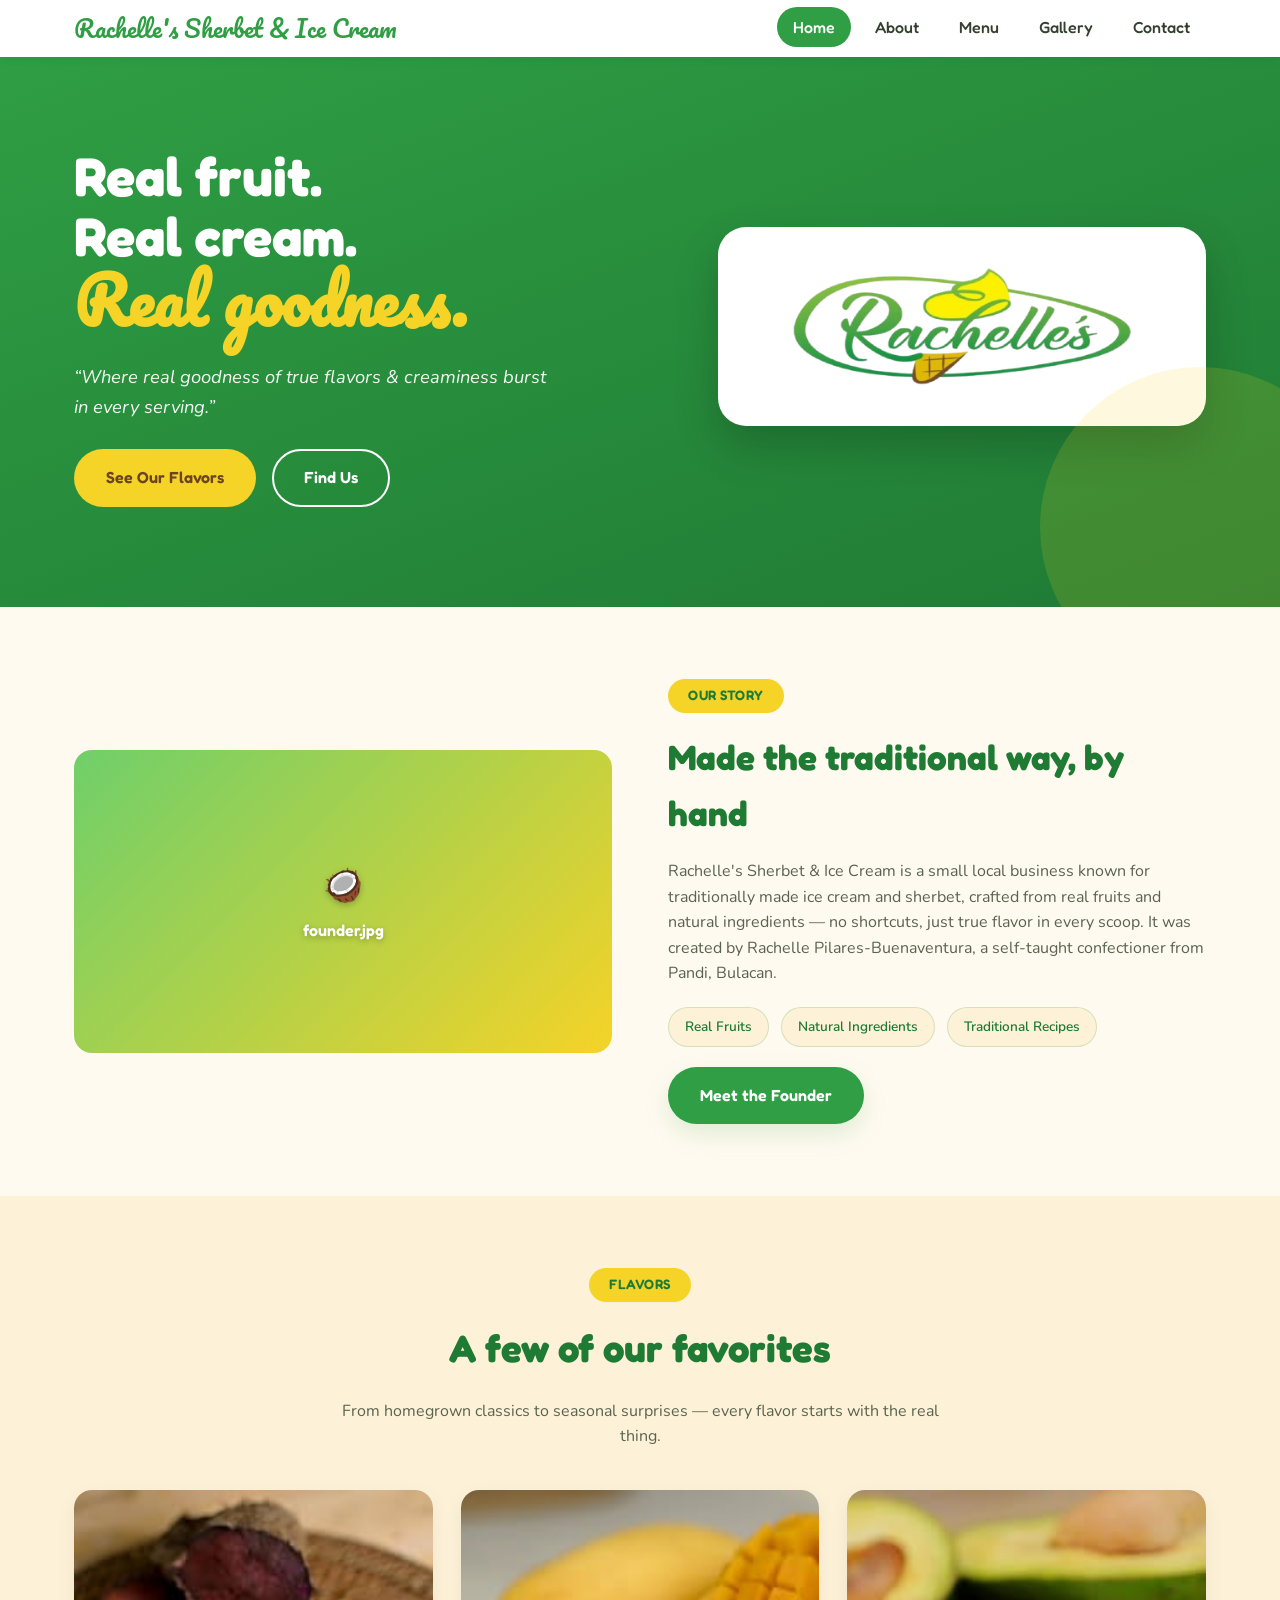
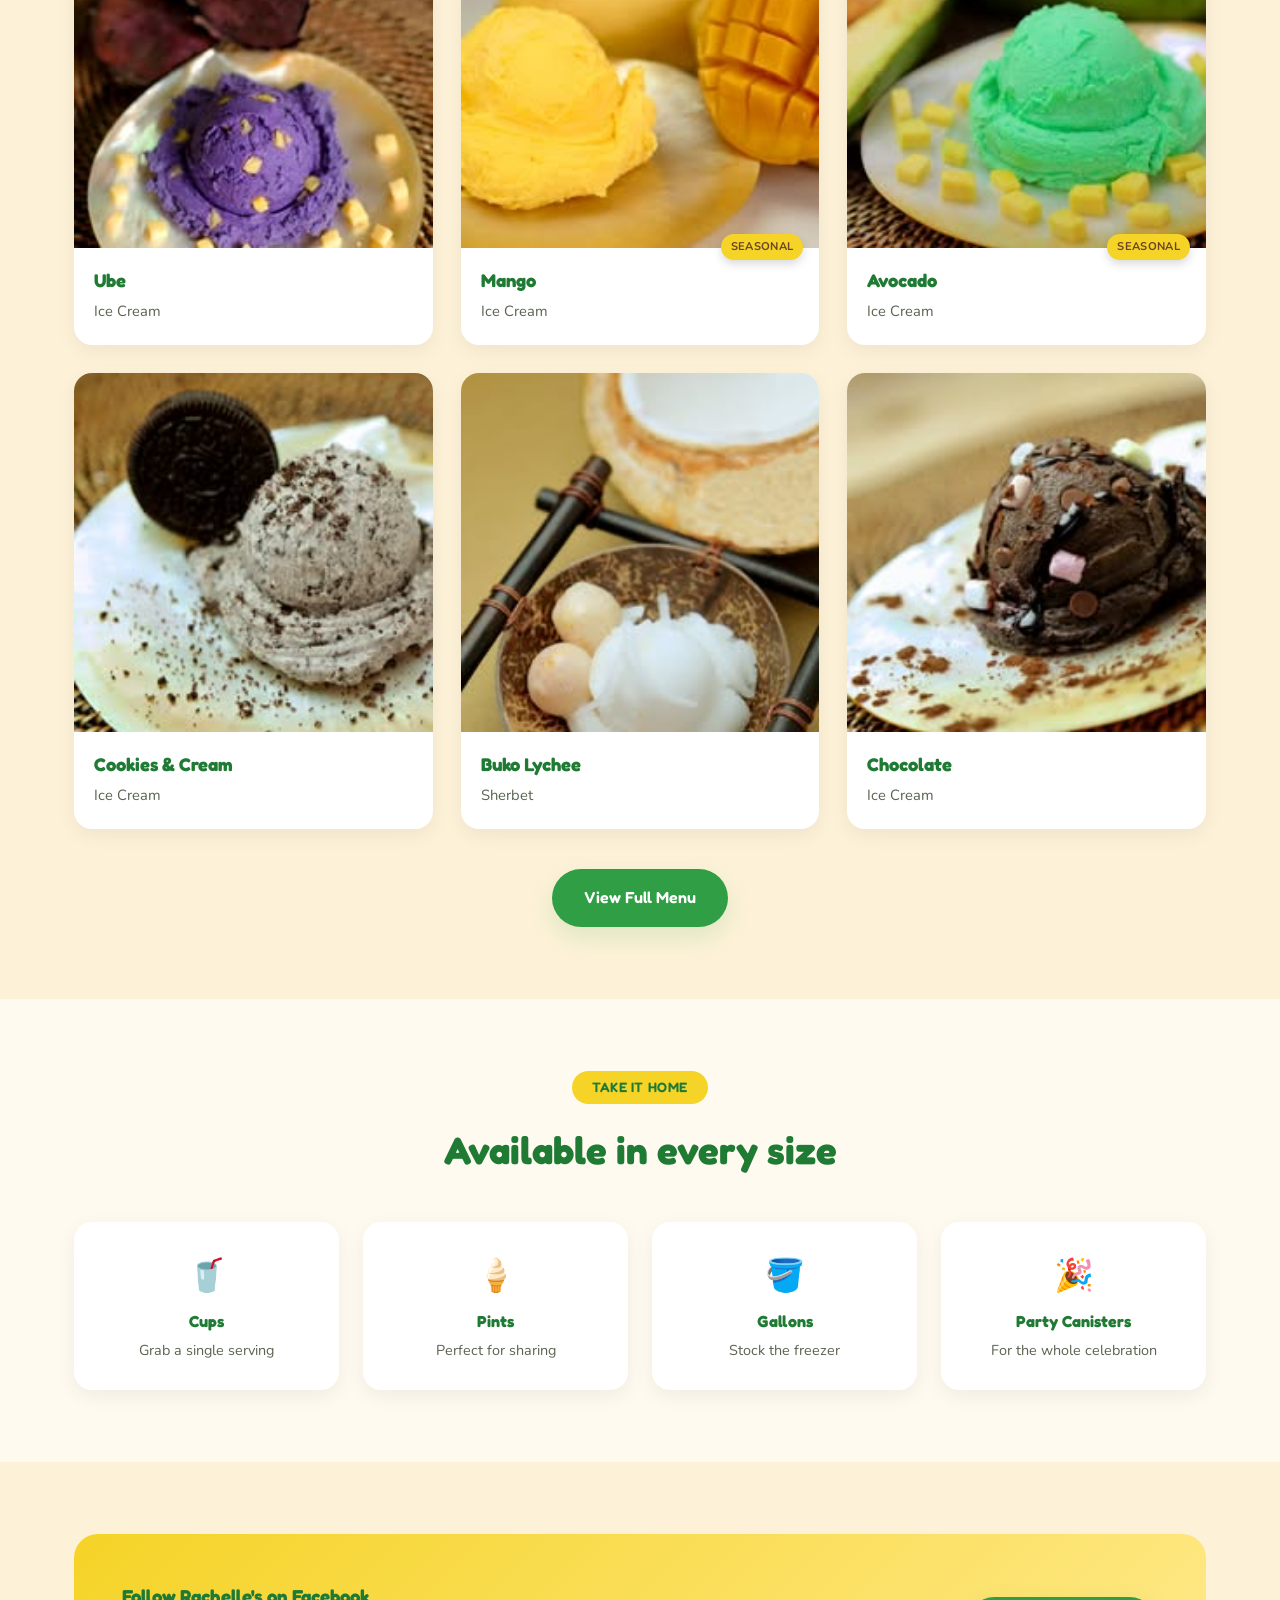
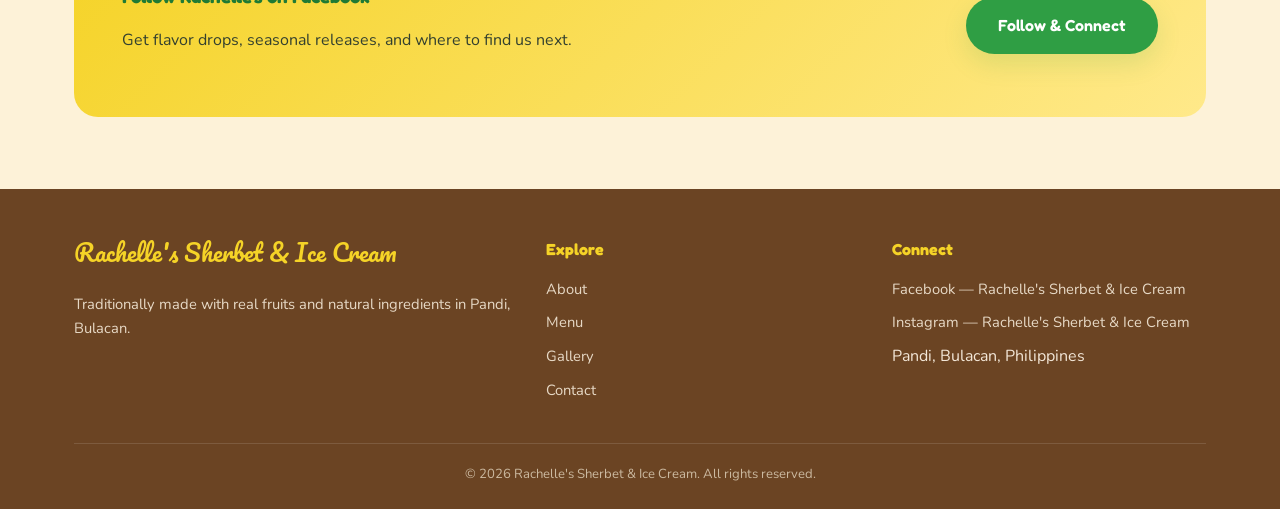
<file: index.html>
<!DOCTYPE html>
<html lang="en">
<head>
<meta charset="UTF-8">
<meta name="viewport" content="width=device-width, initial-scale=1.0">
<title>Rachelle's Sherbet & Ice Cream</title>
<meta name="description" content="Rachelle's Sherbet & Ice Cream — traditionally made ice cream and sherbet using real fruits and natural ingredients, from Pandi, Bulacan.">
<link rel="canonical" href="https://rachellessherbetandicecream.github.io/">
<link rel="icon" type="image/png" href="assets/images/logo.png">
<meta property="og:type" content="website">
<meta property="og:site_name" content="Rachelle's Sherbet & Ice Cream">
<meta property="og:title" content="Rachelle's Sherbet & Ice Cream">
<meta property="og:description" content="Traditionally made ice cream and sherbet using real fruits and natural ingredients, from Pandi, Bulacan.">
<meta property="og:image" content="https://rachellessherbetandicecream.github.io/assets/images/logo.png">
<meta property="og:url" content="https://rachellessherbetandicecream.github.io/">
<meta name="twitter:card" content="summary_large_image">
<meta name="twitter:title" content="Rachelle's Sherbet & Ice Cream">
<meta name="twitter:description" content="Traditionally made ice cream and sherbet using real fruits and natural ingredients, from Pandi, Bulacan.">
<meta name="twitter:image" content="https://rachellessherbetandicecream.github.io/assets/images/logo.png">
<script type="application/ld+json">
{
  "@context": "https://schema.org",
  "@type": "IceCreamShop",
  "name": "Rachelle's Sherbet & Ice Cream",
  "image": "https://rachellessherbetandicecream.github.io/assets/images/logo.png",
  "url": "https://rachellessherbetandicecream.github.io/",
  "address": {
    "@type": "PostalAddress",
    "addressLocality": "Pandi",
    "addressRegion": "Bulacan",
    "addressCountry": "PH"
  },
  "sameAs": [
    "https://www.facebook.com/RachellesSherbetIceCream/",
    "https://www.instagram.com/rachellessherbeticecream/"
  ]
}
</script>
<link rel="preconnect" href="https://fonts.googleapis.com">
<link href="https://fonts.googleapis.com/css2?family=Fredoka:wght@400;500;600;700&family=Pacifico&family=Nunito:wght@400;600;700&display=swap" rel="stylesheet">
<link rel="stylesheet" href="css/styles.css">
</head>
<body>

<header class="site-header">
  <nav class="nav container">
    <a href="index.html" class="brand">Rachelle's Sherbet &amp; Ice Cream</a>
    <button class="nav__toggle" aria-label="Toggle navigation">
      <span></span><span></span><span></span>
    </button>
    <ul class="nav__links">
      <li><a href="index.html">Home</a></li>
      <li><a href="about.html">About</a></li>
      <li><a href="menu.html">Menu</a></li>
      <li><a href="gallery.html">Gallery</a></li>
      <li><a href="contact.html">Contact</a></li>
    </ul>
  </nav>
</header>

<section class="hero">
  <div class="container">
    <div class="hero__copy">
      <h1>Real fruit.<br>Real cream.<span>Real goodness.</span></h1>
      <p class="lede">&ldquo;Where real goodness of true flavors &amp; creaminess burst in every serving.&rdquo;</p>
      <div class="hero__cta">
        <a href="menu.html" class="btn btn--secondary">See Our Flavors</a>
        <a href="contact.html" class="btn btn--outline">Find Us</a>
      </div>
    </div>
    <div class="hero__art">
      <div class="hero__logo-card">
        <img src="assets/images/logo.png" alt="Rachelle's Sherbet & Ice Cream logo">
      </div>
    </div>
  </div>
</section>

<section class="section">
  <div class="container split">
    <div class="split__media">
      <!-- Replace with: assets/images/founder.jpg -->
      <div class="placeholder placeholder--wide">
        <div>
          <span class="placeholder__icon">🥥</span>
          founder.jpg
        </div>
      </div>
    </div>
    <div>
      <span class="eyebrow">Our Story</span>
      <h2>Made the traditional way, by hand</h2>
      <p>Rachelle's Sherbet &amp; Ice Cream is a small local business known for traditionally made ice cream and sherbet, crafted from real fruits and natural ingredients — no shortcuts, just true flavor in every scoop. It was created by Rachelle Pilares-Buenaventura, a self-taught confectioner from Pandi, Bulacan.</p>
      <div class="pill-row">
        <span class="pill">Real Fruits</span>
        <span class="pill">Natural Ingredients</span>
        <span class="pill">Traditional Recipes</span>
      </div>
      <a href="about.html" class="btn btn--primary">Meet the Founder</a>
    </div>
  </div>
</section>

<section class="section section--alt">
  <div class="container">
    <div class="section-head">
      <span class="eyebrow">Flavors</span>
      <h2>A few of our favorites</h2>
      <p>From homegrown classics to seasonal surprises — every flavor starts with the real thing.</p>
    </div>
    <div class="grid grid--3">
      <article class="card">
        <div class="card__photo"><img src="assets/images/ube.jpg" alt="Ube ice cream"></div>
        <div class="card__body">
          <h3>Ube</h3>
          <p>Ice Cream</p>
        </div>
      </article>
      <article class="card">
        <div class="card__photo"><img src="assets/images/mango.jpg" alt="Mango ice cream"></div>
        <div class="card__body">
          <span class="badge">Seasonal</span>
          <h3>Mango</h3>
          <p>Ice Cream</p>
        </div>
      </article>
      <article class="card">
        <div class="card__photo"><img src="assets/images/Avacado.jpg" alt="Avocado ice cream"></div>
        <div class="card__body">
          <span class="badge">Seasonal</span>
          <h3>Avocado</h3>
          <p>Ice Cream</p>
        </div>
      </article>
      <article class="card">
        <div class="card__photo"><img src="assets/images/cookiecream.jpg" alt="Cookies & Cream ice cream"></div>
        <div class="card__body">
          <h3>Cookies &amp; Cream</h3>
          <p>Ice Cream</p>
        </div>
      </article>
      <article class="card">
        <div class="card__photo"><img src="assets/images/leche.jpg" alt="Buko Lychee sherbet"></div>
        <div class="card__body">
          <h3>Buko Lychee</h3>
          <p>Sherbet</p>
        </div>
      </article>
      <article class="card">
        <div class="card__photo"><img src="assets/images/chocolate.jpg" alt="Chocolate ice cream"></div>
        <div class="card__body">
          <h3>Chocolate</h3>
          <p>Ice Cream</p>
        </div>
      </article>
    </div>
    <div style="text-align:center; margin-top:40px;">
      <a href="menu.html" class="btn btn--primary">View Full Menu</a>
    </div>
  </div>
</section>

<section class="section">
  <div class="container">
    <div class="section-head">
      <span class="eyebrow">Take It Home</span>
      <h2>Available in every size</h2>
    </div>
    <div class="sizes">
      <div class="sizes__item">
        <span class="placeholder__icon">🥤</span>
        <h4>Cups</h4>
        <p>Grab a single serving</p>
      </div>
      <div class="sizes__item">
        <span class="placeholder__icon">🍦</span>
        <h4>Pints</h4>
        <p>Perfect for sharing</p>
      </div>
      <div class="sizes__item">
        <span class="placeholder__icon">🪣</span>
        <h4>Gallons</h4>
        <p>Stock the freezer</p>
      </div>
      <div class="sizes__item">
        <span class="placeholder__icon">🎉</span>
        <h4>Party Canisters</h4>
        <p>For the whole celebration</p>
      </div>
    </div>
  </div>
</section>

<section class="section section--alt">
  <div class="container">
    <div class="social-cta">
      <div>
        <h3>Follow Rachelle's on Facebook</h3>
        <p>Get flavor drops, seasonal releases, and where to find us next.</p>
      </div>
      <a href="contact.html" class="btn btn--primary">Follow &amp; Connect</a>
    </div>
  </div>
</section>

<footer class="site-footer">
  <div class="container">
    <div class="footer-grid">
      <div>
        <span class="footer-brand">Rachelle's Sherbet &amp; Ice Cream</span>
        <p>Traditionally made with real fruits and natural ingredients in Pandi, Bulacan.</p>
      </div>
      <div>
        <h4>Explore</h4>
        <ul>
          <li><a href="about.html">About</a></li>
          <li><a href="menu.html">Menu</a></li>
          <li><a href="gallery.html">Gallery</a></li>
          <li><a href="contact.html">Contact</a></li>
        </ul>
      </div>
      <div>
        <h4>Connect</h4>
        <ul>
          <li><a href="https://www.facebook.com/RachellesSherbetIceCream/" target="_blank" rel="noopener">Facebook — Rachelle's Sherbet &amp; Ice Cream</a></li>
          <li><a href="https://www.instagram.com/rachellessherbeticecream/" target="_blank" rel="noopener">Instagram — Rachelle's Sherbet &amp; Ice Cream</a></li>
          <li>Pandi, Bulacan, Philippines</li>
        </ul>
      </div>
    </div>
    <div class="footer-bottom">
      &copy; 2026 Rachelle's Sherbet &amp; Ice Cream. All rights reserved.
    </div>
  </div>
</footer>

<script src="js/main.js"></script>
</body>
</html>
</file>
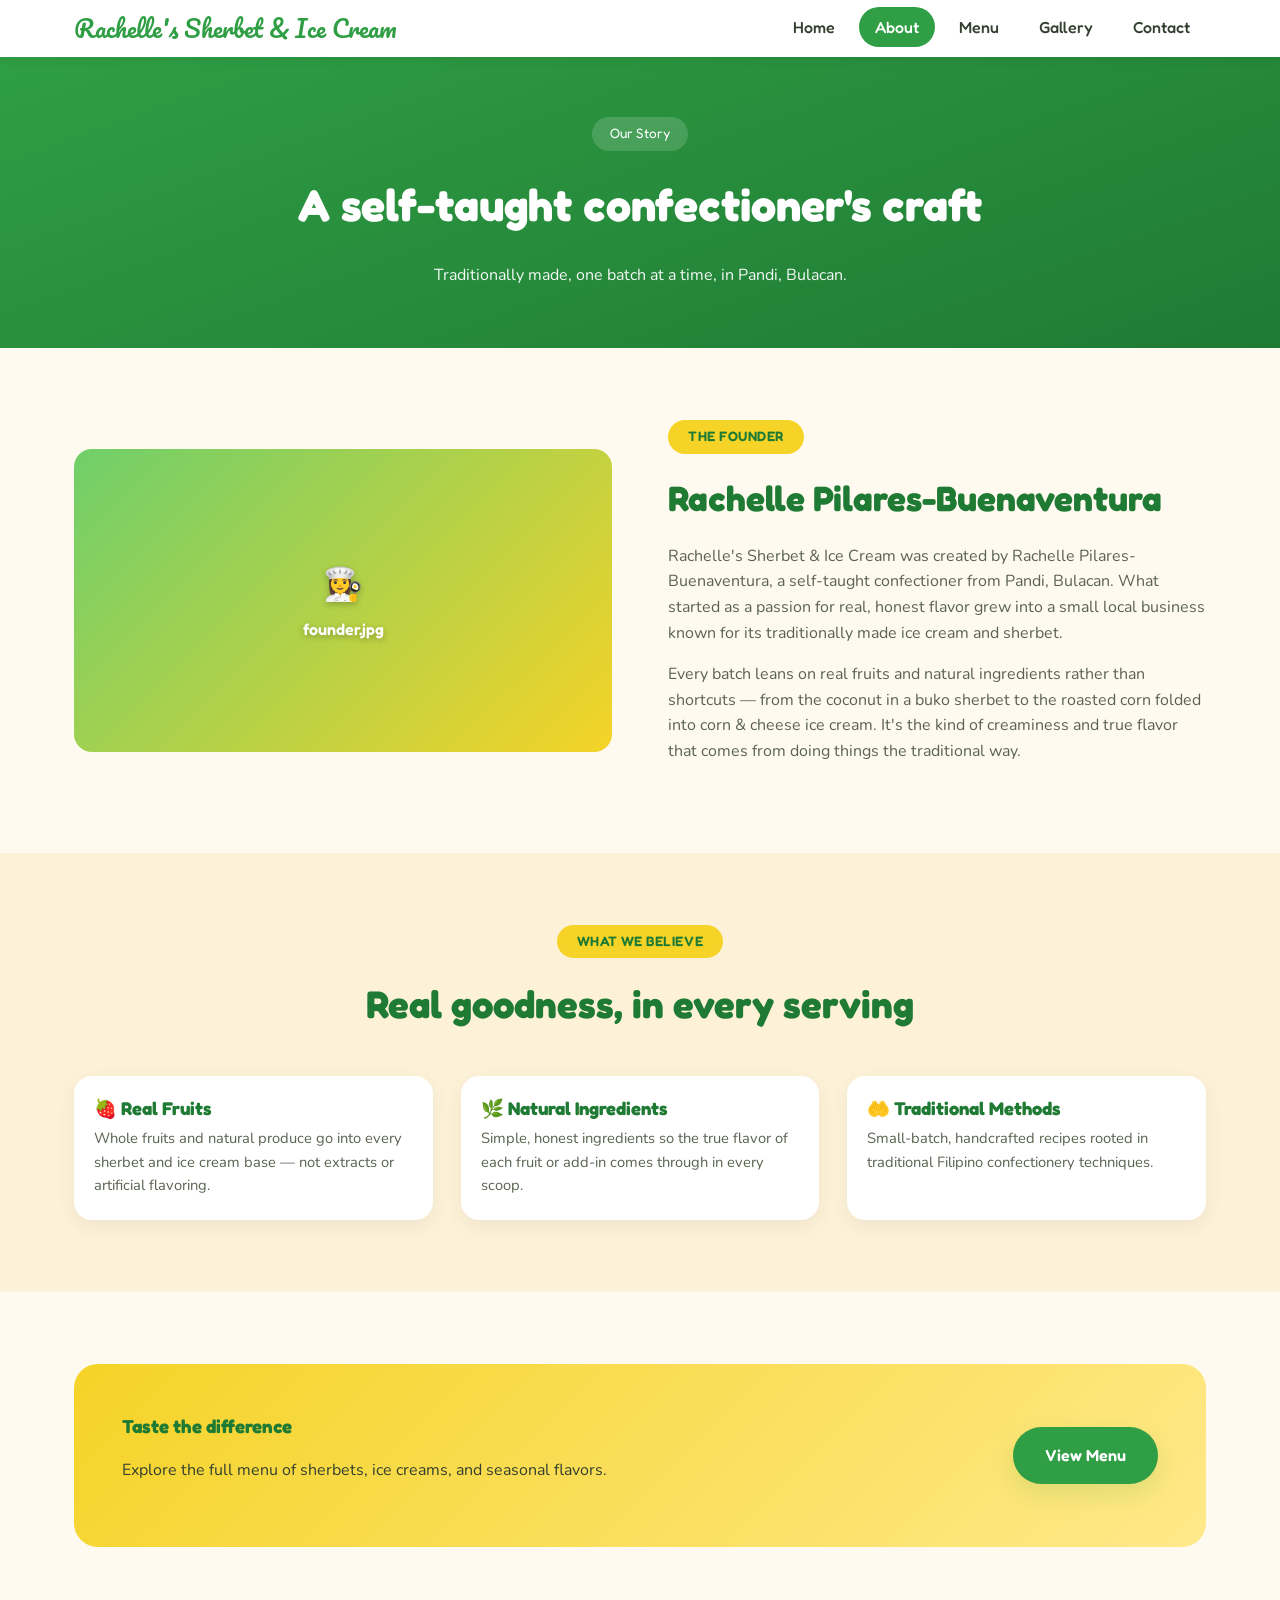
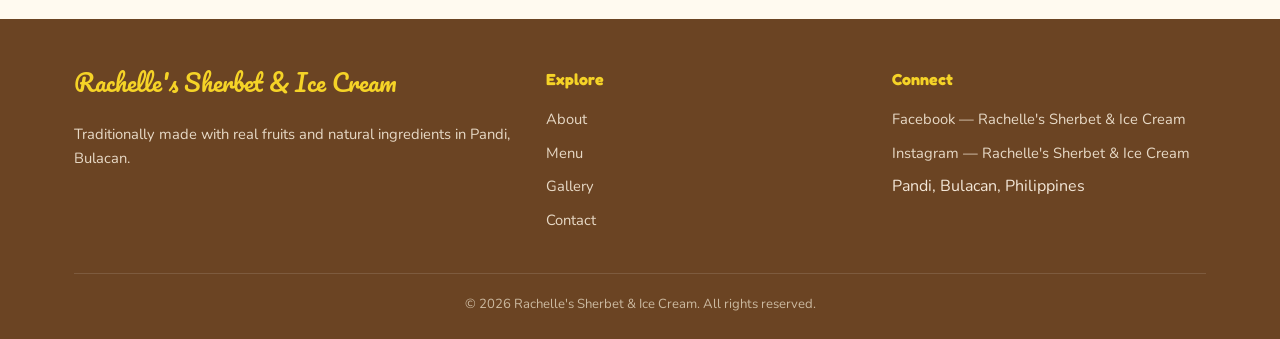
<file: about.html>
<!DOCTYPE html>
<html lang="en">
<head>
<meta charset="UTF-8">
<meta name="viewport" content="width=device-width, initial-scale=1.0">
<title>About — Rachelle's Sherbet & Ice Cream</title>
<meta name="description" content="Meet Rachelle Pilares-Buenaventura, the self-taught confectioner behind Rachelle's Sherbet & Ice Cream in Pandi, Bulacan.">
<link rel="canonical" href="https://rachellessherbetandicecream.github.io/about.html">
<link rel="icon" type="image/png" href="assets/images/logo.png">
<meta property="og:type" content="website">
<meta property="og:site_name" content="Rachelle's Sherbet & Ice Cream">
<meta property="og:title" content="About — Rachelle's Sherbet & Ice Cream">
<meta property="og:description" content="Meet Rachelle Pilares-Buenaventura, the self-taught confectioner behind Rachelle's Sherbet & Ice Cream in Pandi, Bulacan.">
<meta property="og:image" content="https://rachellessherbetandicecream.github.io/assets/images/logo.png">
<meta property="og:url" content="https://rachellessherbetandicecream.github.io/about.html">
<meta name="twitter:card" content="summary_large_image">
<meta name="twitter:title" content="About — Rachelle's Sherbet & Ice Cream">
<meta name="twitter:description" content="Meet Rachelle Pilares-Buenaventura, the self-taught confectioner behind Rachelle's Sherbet & Ice Cream in Pandi, Bulacan.">
<meta name="twitter:image" content="https://rachellessherbetandicecream.github.io/assets/images/logo.png">
<link rel="preconnect" href="https://fonts.googleapis.com">
<link href="https://fonts.googleapis.com/css2?family=Fredoka:wght@400;500;600;700&family=Pacifico&family=Nunito:wght@400;600;700&display=swap" rel="stylesheet">
<link rel="stylesheet" href="css/styles.css">
</head>
<body>

<header class="site-header">
  <nav class="nav container">
    <a href="index.html" class="brand">Rachelle's Sherbet &amp; Ice Cream</a>
    <button class="nav__toggle" aria-label="Toggle navigation">
      <span></span><span></span><span></span>
    </button>
    <ul class="nav__links">
      <li><a href="index.html">Home</a></li>
      <li><a href="about.html">About</a></li>
      <li><a href="menu.html">Menu</a></li>
      <li><a href="gallery.html">Gallery</a></li>
      <li><a href="contact.html">Contact</a></li>
    </ul>
  </nav>
</header>

<section class="page-hero">
  <div class="container">
    <span class="hero__tag">Our Story</span>
    <h1>A self-taught confectioner's craft</h1>
    <p>Traditionally made, one batch at a time, in Pandi, Bulacan.</p>
  </div>
</section>

<section class="section">
  <div class="container split">
    <div class="split__media">
      <!-- Replace with: assets/images/founder.jpg -->
      <div class="placeholder placeholder--wide">
        <div>
          <span class="placeholder__icon">👩‍🍳</span>
          founder.jpg
        </div>
      </div>
    </div>
    <div>
      <span class="eyebrow">The Founder</span>
      <h2>Rachelle Pilares-Buenaventura</h2>
      <p>Rachelle's Sherbet &amp; Ice Cream was created by Rachelle Pilares-Buenaventura, a self-taught confectioner from Pandi, Bulacan. What started as a passion for real, honest flavor grew into a small local business known for its traditionally made ice cream and sherbet.</p>
      <p>Every batch leans on real fruits and natural ingredients rather than shortcuts — from the coconut in a buko sherbet to the roasted corn folded into corn &amp; cheese ice cream. It's the kind of creaminess and true flavor that comes from doing things the traditional way.</p>
    </div>
  </div>
</section>

<section class="section section--alt">
  <div class="container">
    <div class="section-head">
      <span class="eyebrow">What We Believe</span>
      <h2>Real goodness, in every serving</h2>
    </div>
    <div class="grid grid--3">
      <article class="card">
        <div class="card__body">
          <h3>🍓 Real Fruits</h3>
          <p>Whole fruits and natural produce go into every sherbet and ice cream base — not extracts or artificial flavoring.</p>
        </div>
      </article>
      <article class="card">
        <div class="card__body">
          <h3>🌿 Natural Ingredients</h3>
          <p>Simple, honest ingredients so the true flavor of each fruit or add-in comes through in every scoop.</p>
        </div>
      </article>
      <article class="card">
        <div class="card__body">
          <h3>🤲 Traditional Methods</h3>
          <p>Small-batch, handcrafted recipes rooted in traditional Filipino confectionery techniques.</p>
        </div>
      </article>
    </div>
  </div>
</section>

<section class="section">
  <div class="container">
    <div class="social-cta">
      <div>
        <h3>Taste the difference</h3>
        <p>Explore the full menu of sherbets, ice creams, and seasonal flavors.</p>
      </div>
      <a href="menu.html" class="btn btn--primary">View Menu</a>
    </div>
  </div>
</section>

<footer class="site-footer">
  <div class="container">
    <div class="footer-grid">
      <div>
        <span class="footer-brand">Rachelle's Sherbet &amp; Ice Cream</span>
        <p>Traditionally made with real fruits and natural ingredients in Pandi, Bulacan.</p>
      </div>
      <div>
        <h4>Explore</h4>
        <ul>
          <li><a href="about.html">About</a></li>
          <li><a href="menu.html">Menu</a></li>
          <li><a href="gallery.html">Gallery</a></li>
          <li><a href="contact.html">Contact</a></li>
        </ul>
      </div>
      <div>
        <h4>Connect</h4>
        <ul>
          <li><a href="https://www.facebook.com/RachellesSherbetIceCream/" target="_blank" rel="noopener">Facebook — Rachelle's Sherbet &amp; Ice Cream</a></li>
          <li><a href="https://www.instagram.com/rachellessherbeticecream/" target="_blank" rel="noopener">Instagram — Rachelle's Sherbet &amp; Ice Cream</a></li>
          <li>Pandi, Bulacan, Philippines</li>
        </ul>
      </div>
    </div>
    <div class="footer-bottom">
      &copy; 2026 Rachelle's Sherbet &amp; Ice Cream. All rights reserved.
    </div>
  </div>
</footer>

<script src="js/main.js"></script>
</body>
</html>
</file>
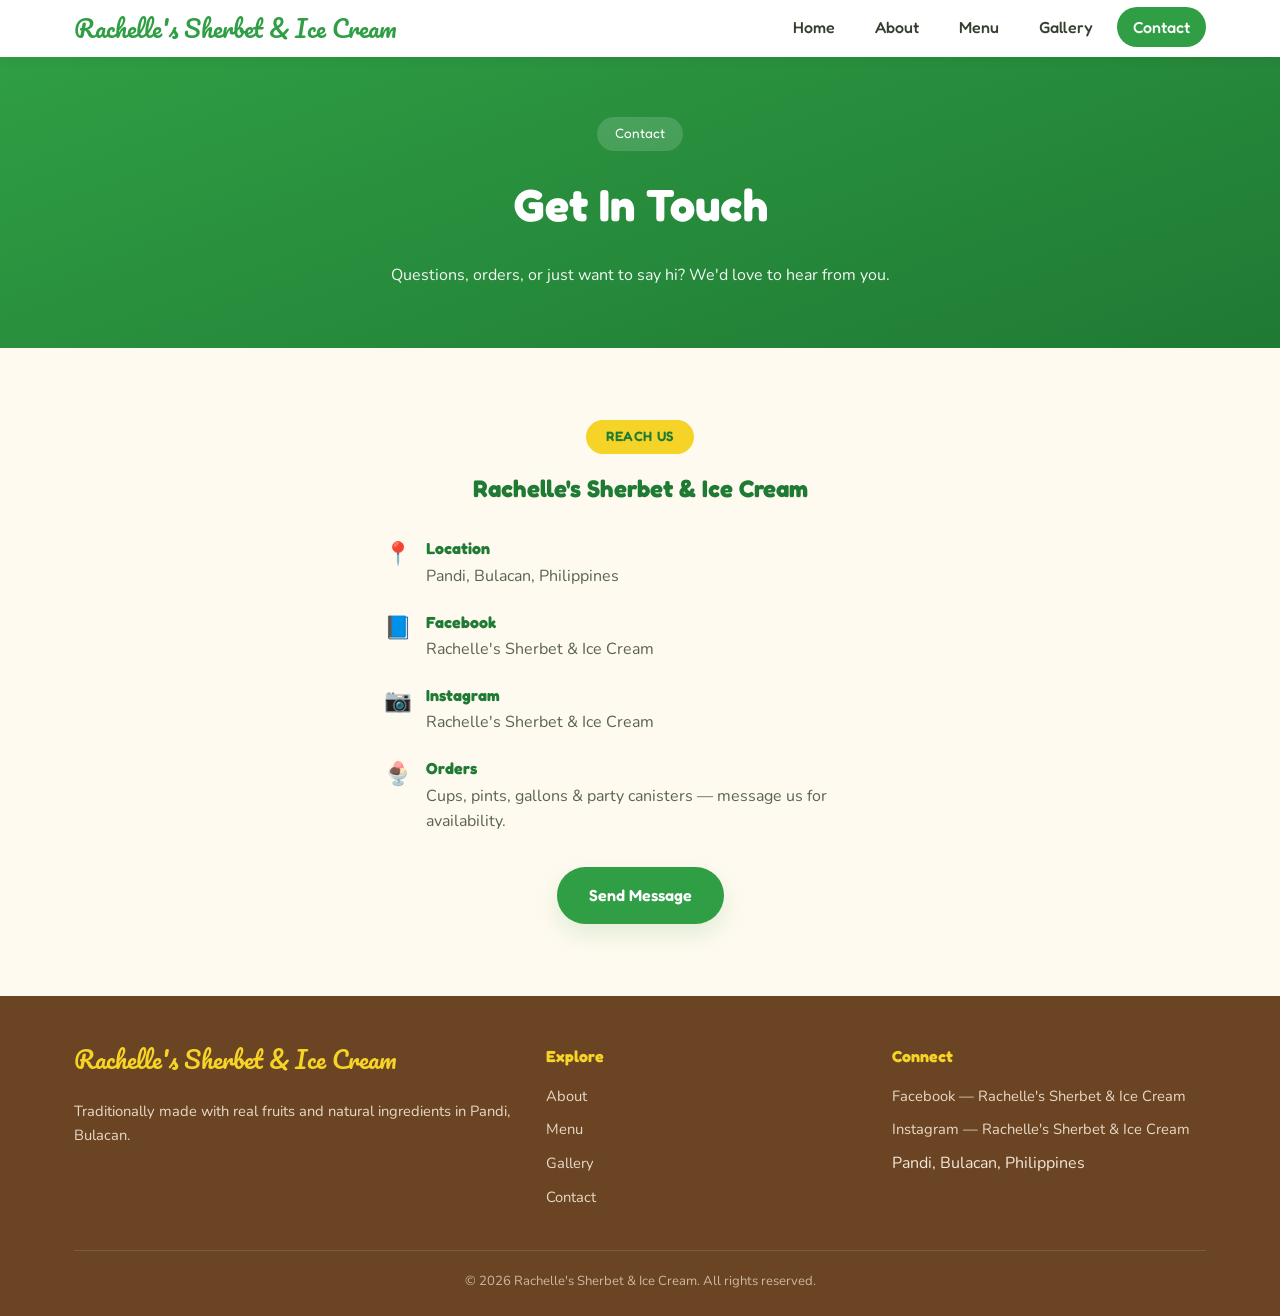
<file: contact.html>
<!DOCTYPE html>
<html lang="en">
<head>
<meta charset="UTF-8">
<meta name="viewport" content="width=device-width, initial-scale=1.0">
<title>Contact — Rachelle's Sherbet & Ice Cream</title>
<meta name="description" content="Get in touch with Rachelle's Sherbet & Ice Cream — find us on Facebook or send an inquiry.">
<link rel="canonical" href="https://rachellessherbetandicecream.github.io/contact.html">
<link rel="icon" type="image/png" href="assets/images/logo.png">
<meta property="og:type" content="website">
<meta property="og:site_name" content="Rachelle's Sherbet & Ice Cream">
<meta property="og:title" content="Contact — Rachelle's Sherbet & Ice Cream">
<meta property="og:description" content="Get in touch with Rachelle's Sherbet & Ice Cream — find us on Facebook or send an inquiry.">
<meta property="og:image" content="https://rachellessherbetandicecream.github.io/assets/images/logo.png">
<meta property="og:url" content="https://rachellessherbetandicecream.github.io/contact.html">
<meta name="twitter:card" content="summary_large_image">
<meta name="twitter:title" content="Contact — Rachelle's Sherbet & Ice Cream">
<meta name="twitter:description" content="Get in touch with Rachelle's Sherbet & Ice Cream — find us on Facebook or send an inquiry.">
<meta name="twitter:image" content="https://rachellessherbetandicecream.github.io/assets/images/logo.png">
<link rel="preconnect" href="https://fonts.googleapis.com">
<link href="https://fonts.googleapis.com/css2?family=Fredoka:wght@400;500;600;700&family=Pacifico&family=Nunito:wght@400;600;700&display=swap" rel="stylesheet">
<link rel="stylesheet" href="css/styles.css">
</head>
<body>

<header class="site-header">
  <nav class="nav container">
    <a href="index.html" class="brand">Rachelle's Sherbet &amp; Ice Cream</a>
    <button class="nav__toggle" aria-label="Toggle navigation">
      <span></span><span></span><span></span>
    </button>
    <ul class="nav__links">
      <li><a href="index.html">Home</a></li>
      <li><a href="about.html">About</a></li>
      <li><a href="menu.html">Menu</a></li>
      <li><a href="gallery.html">Gallery</a></li>
      <li><a href="contact.html">Contact</a></li>
    </ul>
  </nav>
</header>

<section class="page-hero">
  <div class="container">
    <span class="hero__tag">Contact</span>
    <h1>Get In Touch</h1>
    <p>Questions, orders, or just want to say hi? We'd love to hear from you.</p>
  </div>
</section>

<section class="section">
  <div class="container contact-single">
    <span class="eyebrow">Reach Us</span>
    <h2>Rachelle's Sherbet &amp; Ice Cream</h2>
    <ul class="info-list">
      <li>
        <span class="placeholder__icon">📍</span>
        <div>
          <h4>Location</h4>
          <p>Pandi, Bulacan, Philippines</p>
        </div>
      </li>
      <li>
        <span class="placeholder__icon">📘</span>
        <div>
          <h4>Facebook</h4>
          <p><a href="https://www.facebook.com/RachellesSherbetIceCream/" target="_blank" rel="noopener">Rachelle's Sherbet &amp; Ice Cream</a></p>
        </div>
      </li>
      <li>
        <span class="placeholder__icon">📷</span>
        <div>
          <h4>Instagram</h4>
          <p><a href="https://www.instagram.com/rachellessherbeticecream/" target="_blank" rel="noopener">Rachelle's Sherbet &amp; Ice Cream</a></p>
        </div>
      </li>
      <li>
        <span class="placeholder__icon">🍨</span>
        <div>
          <h4>Orders</h4>
          <p>Cups, pints, gallons &amp; party canisters — message us for availability.</p>
        </div>
      </li>
    </ul>
    <a href="mailto:rachellessherbeticecream@gmail.com" class="btn btn--primary">Send Message</a>
  </div>
</section>

<footer class="site-footer">
  <div class="container">
    <div class="footer-grid">
      <div>
        <span class="footer-brand">Rachelle's Sherbet &amp; Ice Cream</span>
        <p>Traditionally made with real fruits and natural ingredients in Pandi, Bulacan.</p>
      </div>
      <div>
        <h4>Explore</h4>
        <ul>
          <li><a href="about.html">About</a></li>
          <li><a href="menu.html">Menu</a></li>
          <li><a href="gallery.html">Gallery</a></li>
          <li><a href="contact.html">Contact</a></li>
        </ul>
      </div>
      <div>
        <h4>Connect</h4>
        <ul>
          <li><a href="https://www.facebook.com/RachellesSherbetIceCream/" target="_blank" rel="noopener">Facebook — Rachelle's Sherbet &amp; Ice Cream</a></li>
          <li><a href="https://www.instagram.com/rachellessherbeticecream/" target="_blank" rel="noopener">Instagram — Rachelle's Sherbet &amp; Ice Cream</a></li>
          <li>Pandi, Bulacan, Philippines</li>
        </ul>
      </div>
    </div>
    <div class="footer-bottom">
      &copy; 2026 Rachelle's Sherbet &amp; Ice Cream. All rights reserved.
    </div>
  </div>
</footer>

<script src="js/main.js"></script>
</body>
</html>
</file>
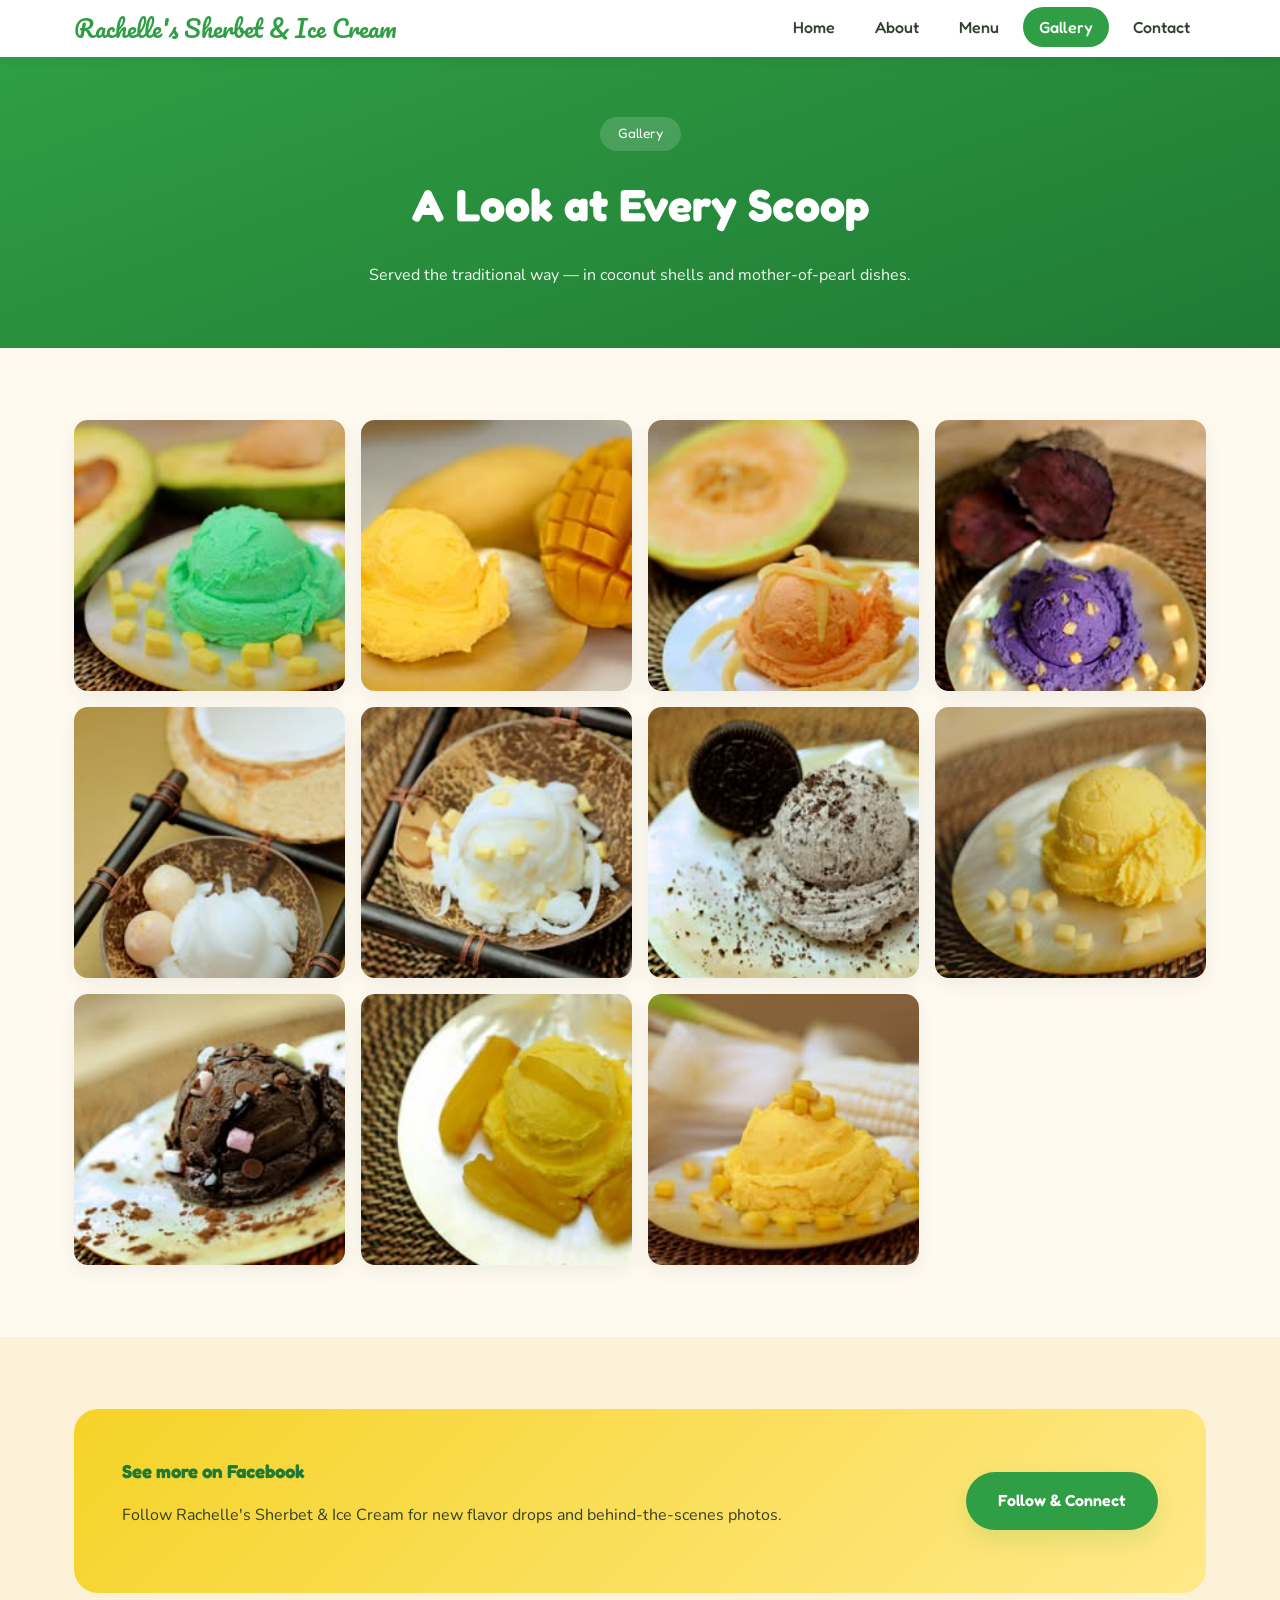
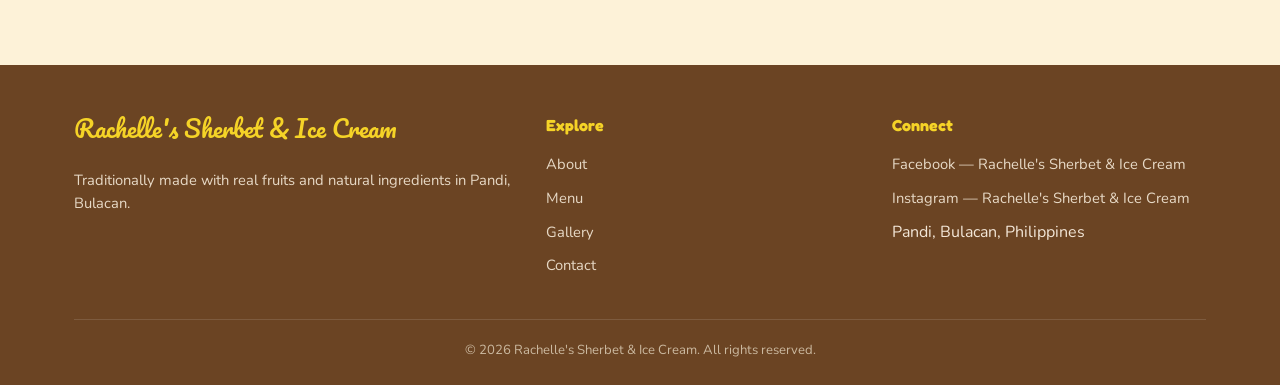
<file: gallery.html>
<!DOCTYPE html>
<html lang="en">
<head>
<meta charset="UTF-8">
<meta name="viewport" content="width=device-width, initial-scale=1.0">
<title>Gallery — Rachelle's Sherbet & Ice Cream</title>
<meta name="description" content="Photo gallery of Rachelle's Sherbet & Ice Cream flavors, served in coconut shells and mother-of-pearl dishes.">
<link rel="canonical" href="https://rachellessherbetandicecream.github.io/gallery.html">
<link rel="icon" type="image/png" href="assets/images/logo.png">
<meta property="og:type" content="website">
<meta property="og:site_name" content="Rachelle's Sherbet & Ice Cream">
<meta property="og:title" content="Gallery — Rachelle's Sherbet & Ice Cream">
<meta property="og:description" content="Photo gallery of Rachelle's Sherbet & Ice Cream flavors, served in coconut shells and mother-of-pearl dishes.">
<meta property="og:image" content="https://rachellessherbetandicecream.github.io/assets/images/mango.jpg">
<meta property="og:url" content="https://rachellessherbetandicecream.github.io/gallery.html">
<meta name="twitter:card" content="summary_large_image">
<meta name="twitter:title" content="Gallery — Rachelle's Sherbet & Ice Cream">
<meta name="twitter:description" content="Photo gallery of Rachelle's Sherbet & Ice Cream flavors, served in coconut shells and mother-of-pearl dishes.">
<meta name="twitter:image" content="https://rachellessherbetandicecream.github.io/assets/images/mango.jpg">
<link rel="preconnect" href="https://fonts.googleapis.com">
<link href="https://fonts.googleapis.com/css2?family=Fredoka:wght@400;500;600;700&family=Pacifico&family=Nunito:wght@400;600;700&display=swap" rel="stylesheet">
<link rel="stylesheet" href="css/styles.css">
</head>
<body>

<header class="site-header">
  <nav class="nav container">
    <a href="index.html" class="brand">Rachelle's Sherbet &amp; Ice Cream</a>
    <button class="nav__toggle" aria-label="Toggle navigation">
      <span></span><span></span><span></span>
    </button>
    <ul class="nav__links">
      <li><a href="index.html">Home</a></li>
      <li><a href="about.html">About</a></li>
      <li><a href="menu.html">Menu</a></li>
      <li><a href="gallery.html">Gallery</a></li>
      <li><a href="contact.html">Contact</a></li>
    </ul>
  </nav>
</header>

<section class="page-hero">
  <div class="container">
    <span class="hero__tag">Gallery</span>
    <h1>A Look at Every Scoop</h1>
    <p>Served the traditional way — in coconut shells and mother-of-pearl dishes.</p>
  </div>
</section>

<section class="section">
  <div class="container">
    <div class="gallery-grid">
      <div class="gallery-grid__item"><img src="assets/images/Avacado.jpg" alt="Avocado ice cream"></div>
      <div class="gallery-grid__item"><img src="assets/images/mango.jpg" alt="Mango ice cream"></div>
      <div class="gallery-grid__item"><img src="assets/images/melon.jpg" alt="Melon ice cream"></div>
      <div class="gallery-grid__item"><img src="assets/images/ube.jpg" alt="Ube ice cream"></div>
      <div class="gallery-grid__item"><img src="assets/images/leche.jpg" alt="Buko Lychee sherbet"></div>
      <div class="gallery-grid__item"><img src="assets/images/bukocheese.jpg" alt="Buko w/ Milk & Cheese sherbet"></div>
      <div class="gallery-grid__item"><img src="assets/images/cookiecream.jpg" alt="Cookies & Cream ice cream"></div>
      <div class="gallery-grid__item"><img src="assets/images/cheese.jpg" alt="Cheese ice cream"></div>
      <div class="gallery-grid__item"><img src="assets/images/chocolate.jpg" alt="Chocolate ice cream"></div>
      <div class="gallery-grid__item"><img src="assets/images/jackfruit.jpg" alt="Jackfruit ice cream"></div>
      <div class="gallery-grid__item"><img src="assets/images/corncheese.jpg" alt="Corn & Cheese ice cream"></div>
    </div>
  </div>
</section>

<section class="section section--alt">
  <div class="container">
    <div class="social-cta">
      <div>
        <h3>See more on Facebook</h3>
        <p>Follow Rachelle's Sherbet &amp; Ice Cream for new flavor drops and behind-the-scenes photos.</p>
      </div>
      <a href="https://www.facebook.com/RachellesSherbetIceCream/" class="btn btn--primary" target="_blank" rel="noopener">Follow &amp; Connect</a>
    </div>
  </div>
</section>

<footer class="site-footer">
  <div class="container">
    <div class="footer-grid">
      <div>
        <span class="footer-brand">Rachelle's Sherbet &amp; Ice Cream</span>
        <p>Traditionally made with real fruits and natural ingredients in Pandi, Bulacan.</p>
      </div>
      <div>
        <h4>Explore</h4>
        <ul>
          <li><a href="about.html">About</a></li>
          <li><a href="menu.html">Menu</a></li>
          <li><a href="gallery.html">Gallery</a></li>
          <li><a href="contact.html">Contact</a></li>
        </ul>
      </div>
      <div>
        <h4>Connect</h4>
        <ul>
          <li><a href="https://www.facebook.com/RachellesSherbetIceCream/" target="_blank" rel="noopener">Facebook — Rachelle's Sherbet &amp; Ice Cream</a></li>
          <li><a href="https://www.instagram.com/rachellessherbeticecream/" target="_blank" rel="noopener">Instagram — Rachelle's Sherbet &amp; Ice Cream</a></li>
          <li>Pandi, Bulacan, Philippines</li>
        </ul>
      </div>
    </div>
    <div class="footer-bottom">
      &copy; 2026 Rachelle's Sherbet &amp; Ice Cream. All rights reserved.
    </div>
  </div>
</footer>

<script src="js/main.js"></script>
</body>
</html>
</file>
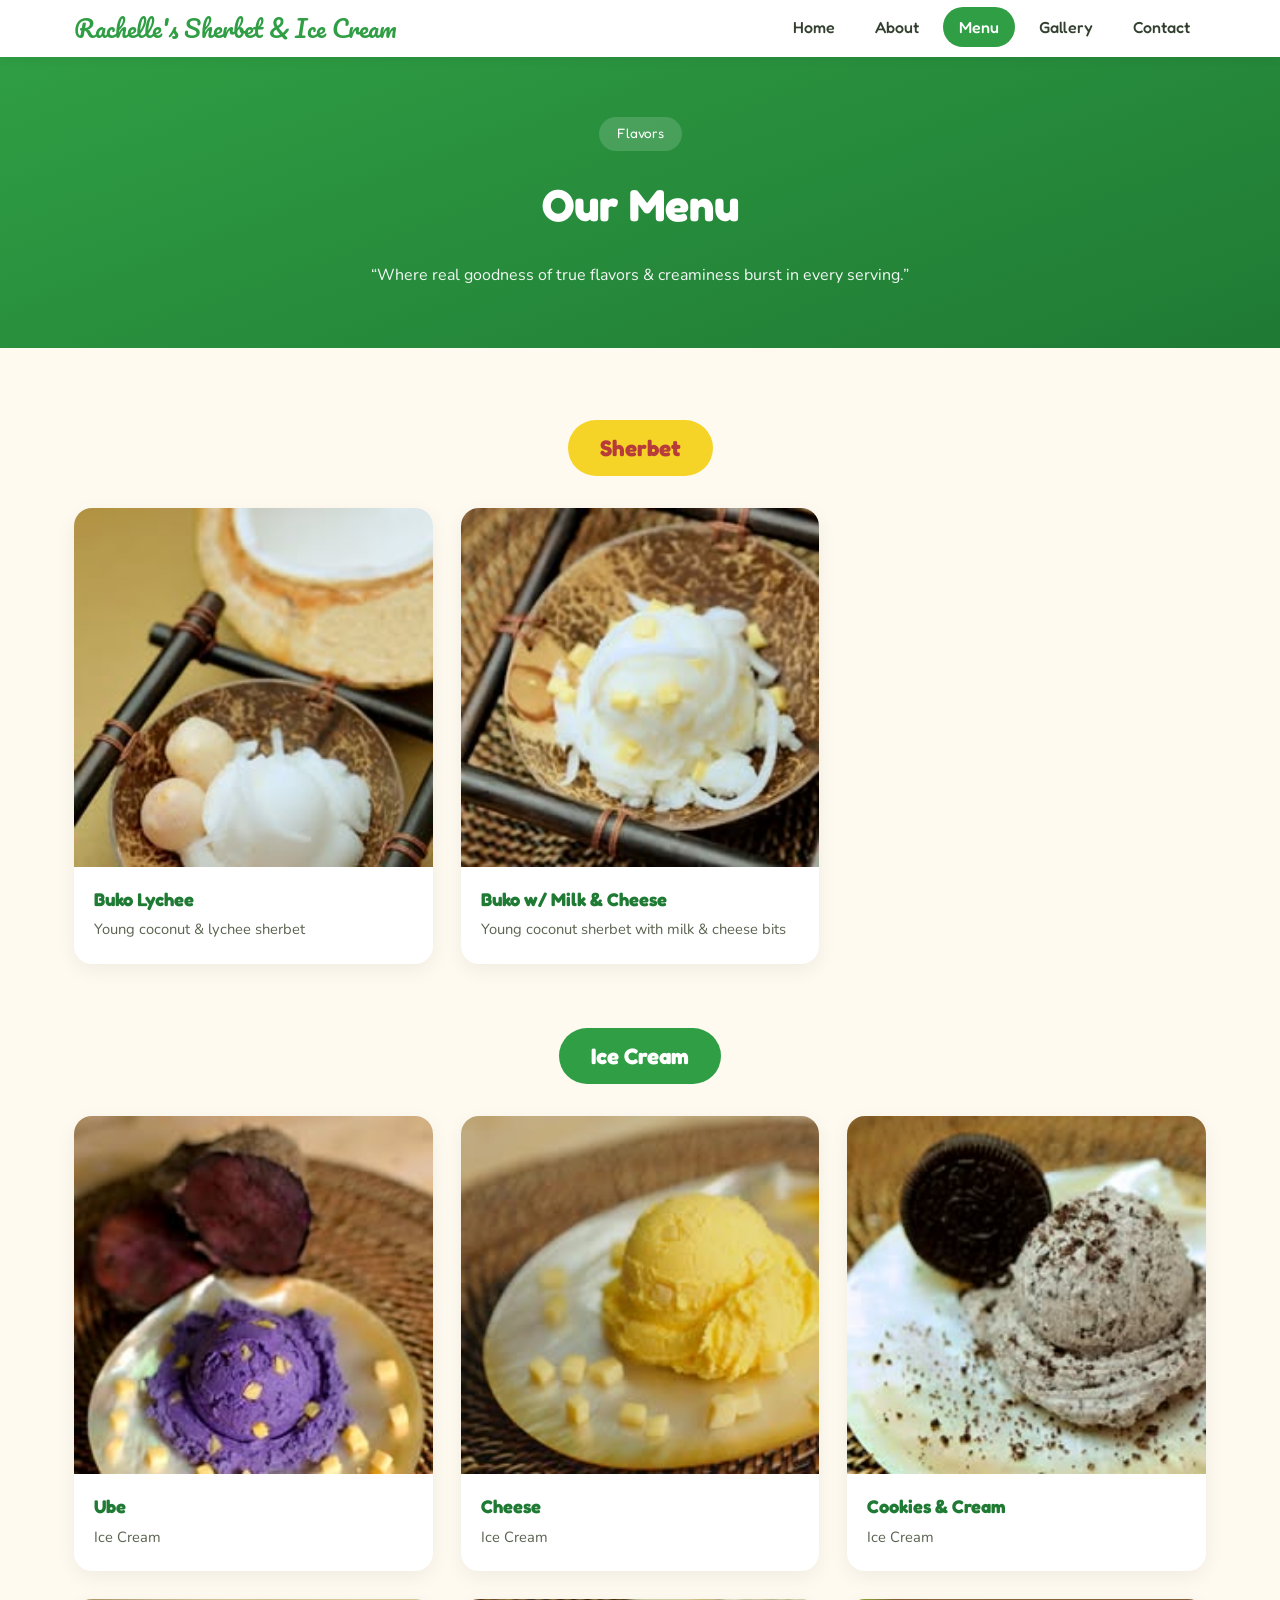
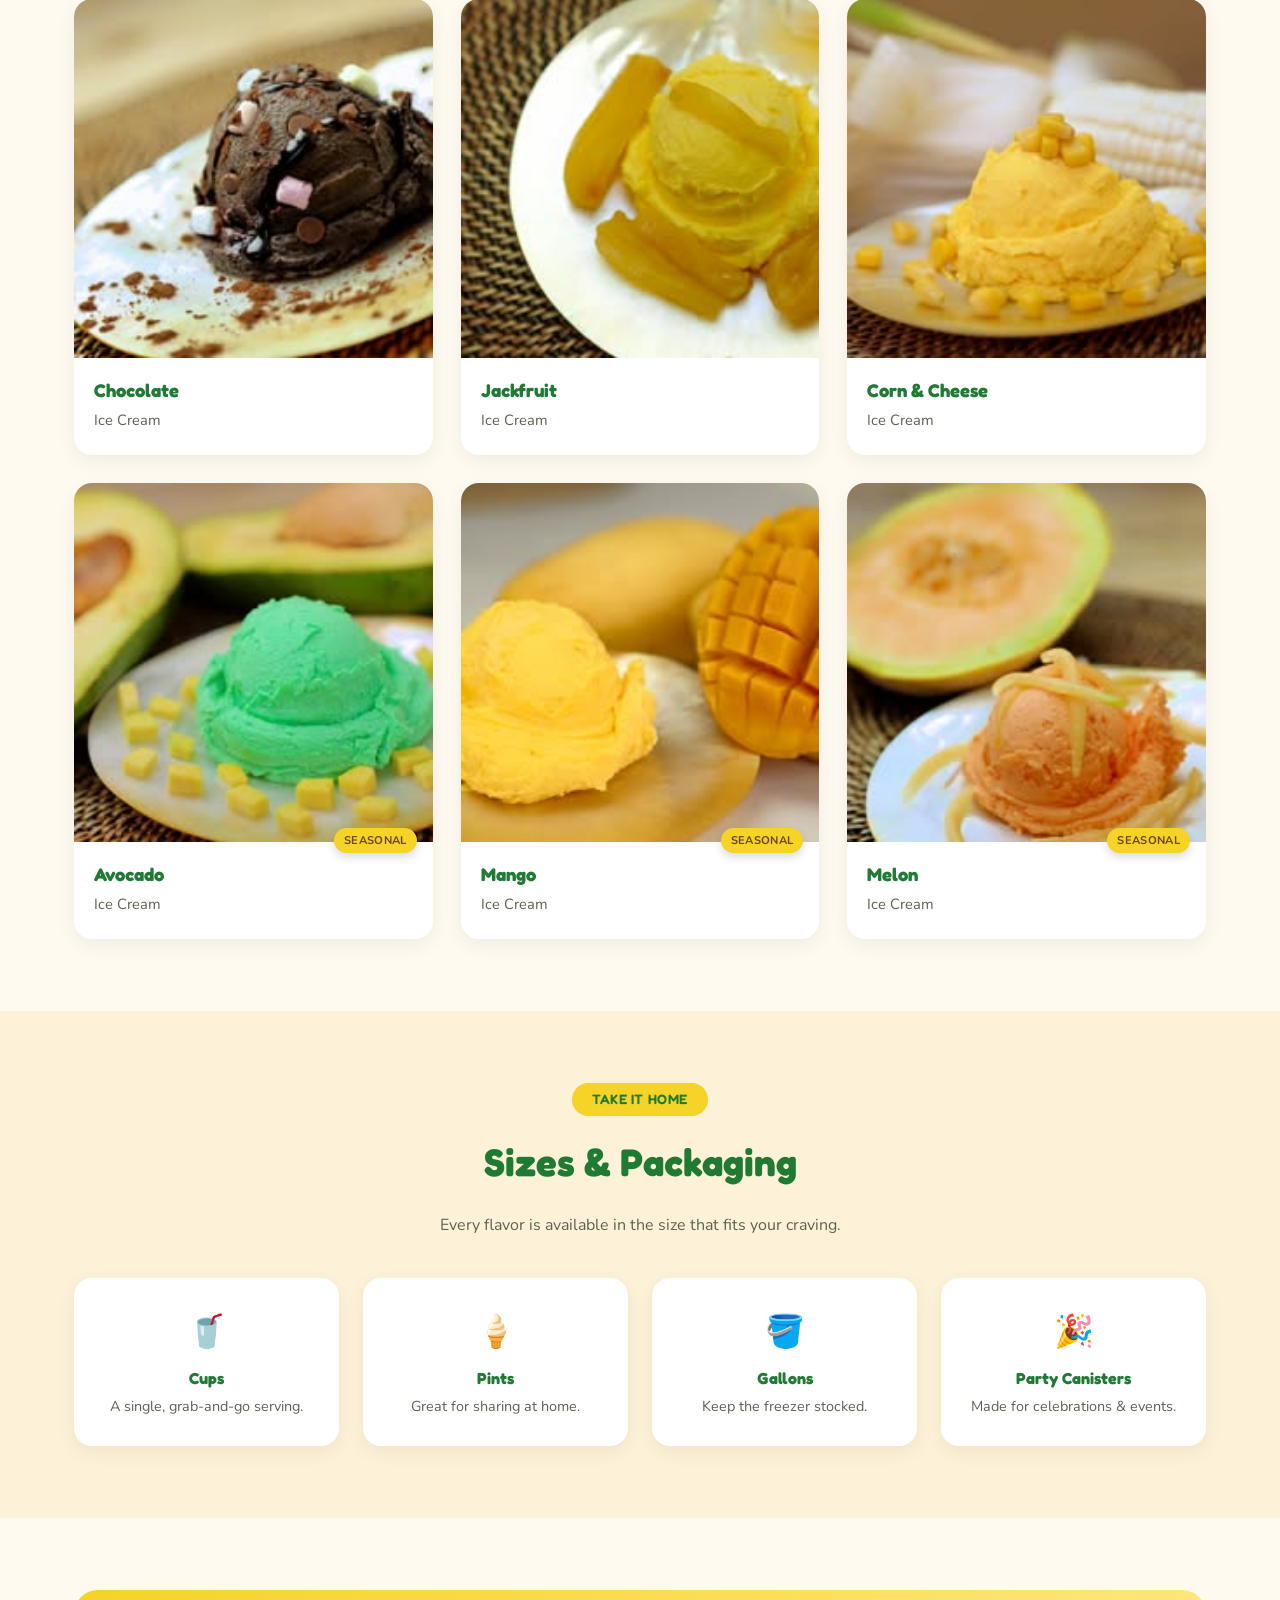
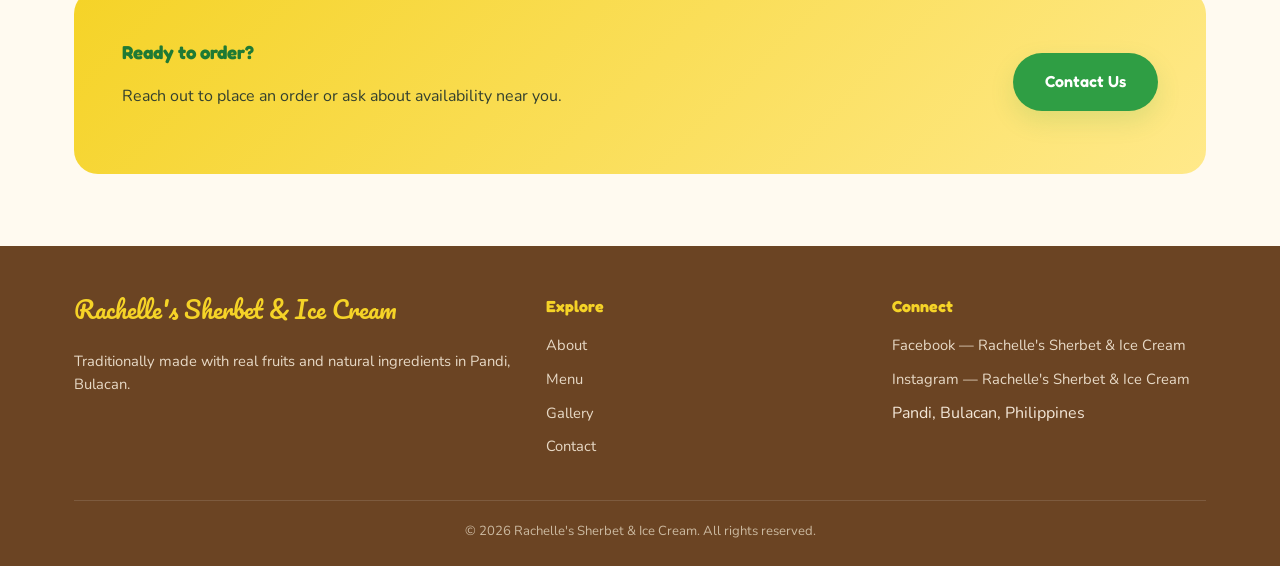
<file: menu.html>
<!DOCTYPE html>
<html lang="en">
<head>
<meta charset="UTF-8">
<meta name="viewport" content="width=device-width, initial-scale=1.0">
<title>Menu & Flavors — Rachelle's Sherbet & Ice Cream</title>
<meta name="description" content="Full flavor menu for Rachelle's Sherbet & Ice Cream: sherbet, ice cream, and seasonal flavors, available in cups, pints, gallons, and party canisters.">
<link rel="canonical" href="https://rachellessherbetandicecream.github.io/menu.html">
<link rel="icon" type="image/png" href="assets/images/logo.png">
<meta property="og:type" content="website">
<meta property="og:site_name" content="Rachelle's Sherbet & Ice Cream">
<meta property="og:title" content="Menu & Flavors — Rachelle's Sherbet & Ice Cream">
<meta property="og:description" content="Full flavor menu: sherbet, ice cream, and seasonal flavors, available in cups, pints, gallons, and party canisters.">
<meta property="og:image" content="https://rachellessherbetandicecream.github.io/assets/images/ube.jpg">
<meta property="og:url" content="https://rachellessherbetandicecream.github.io/menu.html">
<meta name="twitter:card" content="summary_large_image">
<meta name="twitter:title" content="Menu & Flavors — Rachelle's Sherbet & Ice Cream">
<meta name="twitter:description" content="Full flavor menu: sherbet, ice cream, and seasonal flavors, available in cups, pints, gallons, and party canisters.">
<meta name="twitter:image" content="https://rachellessherbetandicecream.github.io/assets/images/ube.jpg">
<link rel="preconnect" href="https://fonts.googleapis.com">
<link href="https://fonts.googleapis.com/css2?family=Fredoka:wght@400;500;600;700&family=Pacifico&family=Nunito:wght@400;600;700&display=swap" rel="stylesheet">
<link rel="stylesheet" href="css/styles.css">
</head>
<body>

<header class="site-header">
  <nav class="nav container">
    <a href="index.html" class="brand">Rachelle's Sherbet &amp; Ice Cream</a>
    <button class="nav__toggle" aria-label="Toggle navigation">
      <span></span><span></span><span></span>
    </button>
    <ul class="nav__links">
      <li><a href="index.html">Home</a></li>
      <li><a href="about.html">About</a></li>
      <li><a href="menu.html">Menu</a></li>
      <li><a href="gallery.html">Gallery</a></li>
      <li><a href="contact.html">Contact</a></li>
    </ul>
  </nav>
</header>

<section class="page-hero">
  <div class="container">
    <span class="hero__tag">Flavors</span>
    <h1>Our Menu</h1>
    <p>&ldquo;Where real goodness of true flavors &amp; creaminess burst in every serving.&rdquo;</p>
  </div>
</section>

<section class="section">
  <div class="container">
    <div style="text-align:center;">
      <span class="menu-label menu-label--sherbet">Sherbet</span>
    </div>
    <div class="grid grid--3" style="margin-bottom:64px;">
      <article class="card">
        <div class="card__photo"><img src="assets/images/leche.jpg" alt="Buko Lychee sherbet"></div>
        <div class="card__body">
          <h3>Buko Lychee</h3>
          <p>Young coconut &amp; lychee sherbet</p>
        </div>
      </article>
      <article class="card">
        <div class="card__photo"><img src="assets/images/bukocheese.jpg" alt="Buko w/ Milk & Cheese sherbet"></div>
        <div class="card__body">
          <h3>Buko w/ Milk &amp; Cheese</h3>
          <p>Young coconut sherbet with milk &amp; cheese bits</p>
        </div>
      </article>
    </div>

    <div style="text-align:center;">
      <span class="menu-label menu-label--icecream">Ice Cream</span>
    </div>
    <div class="grid grid--3">
      <article class="card">
        <div class="card__photo"><img src="assets/images/ube.jpg" alt="Ube ice cream"></div>
        <div class="card__body"><h3>Ube</h3><p>Ice Cream</p></div>
      </article>
      <article class="card">
        <div class="card__photo"><img src="assets/images/cheese.jpg" alt="Cheese ice cream"></div>
        <div class="card__body"><h3>Cheese</h3><p>Ice Cream</p></div>
      </article>
      <article class="card">
        <div class="card__photo"><img src="assets/images/cookiecream.jpg" alt="Cookies & Cream ice cream"></div>
        <div class="card__body"><h3>Cookies &amp; Cream</h3><p>Ice Cream</p></div>
      </article>
      <article class="card">
        <div class="card__photo"><img src="assets/images/chocolate.jpg" alt="Chocolate ice cream"></div>
        <div class="card__body"><h3>Chocolate</h3><p>Ice Cream</p></div>
      </article>
      <article class="card">
        <div class="card__photo"><img src="assets/images/jackfruit.jpg" alt="Jackfruit ice cream"></div>
        <div class="card__body"><h3>Jackfruit</h3><p>Ice Cream</p></div>
      </article>
      <article class="card">
        <div class="card__photo"><img src="assets/images/corncheese.jpg" alt="Corn & Cheese ice cream"></div>
        <div class="card__body"><h3>Corn &amp; Cheese</h3><p>Ice Cream</p></div>
      </article>
      <article class="card">
        <div class="card__photo"><img src="assets/images/Avacado.jpg" alt="Avocado ice cream"></div>
        <div class="card__body">
          <span class="badge">Seasonal</span>
          <h3>Avocado</h3><p>Ice Cream</p>
        </div>
      </article>
      <article class="card">
        <div class="card__photo"><img src="assets/images/mango.jpg" alt="Mango ice cream"></div>
        <div class="card__body">
          <span class="badge">Seasonal</span>
          <h3>Mango</h3><p>Ice Cream</p>
        </div>
      </article>
      <article class="card">
        <div class="card__photo"><img src="assets/images/melon.jpg" alt="Melon ice cream"></div>
        <div class="card__body">
          <span class="badge">Seasonal</span>
          <h3>Melon</h3><p>Ice Cream</p>
        </div>
      </article>
    </div>
  </div>
</section>

<section class="section section--alt">
  <div class="container">
    <div class="section-head">
      <span class="eyebrow">Take It Home</span>
      <h2>Sizes &amp; Packaging</h2>
      <p>Every flavor is available in the size that fits your craving.</p>
    </div>
    <div class="sizes">
      <div class="sizes__item">
        <span class="placeholder__icon">🥤</span>
        <h4>Cups</h4>
        <p>A single, grab-and-go serving.</p>
      </div>
      <div class="sizes__item">
        <span class="placeholder__icon">🍦</span>
        <h4>Pints</h4>
        <p>Great for sharing at home.</p>
      </div>
      <div class="sizes__item">
        <span class="placeholder__icon">🪣</span>
        <h4>Gallons</h4>
        <p>Keep the freezer stocked.</p>
      </div>
      <div class="sizes__item">
        <span class="placeholder__icon">🎉</span>
        <h4>Party Canisters</h4>
        <p>Made for celebrations &amp; events.</p>
      </div>
    </div>
  </div>
</section>

<section class="section">
  <div class="container">
    <div class="social-cta">
      <div>
        <h3>Ready to order?</h3>
        <p>Reach out to place an order or ask about availability near you.</p>
      </div>
      <a href="contact.html" class="btn btn--primary">Contact Us</a>
    </div>
  </div>
</section>

<footer class="site-footer">
  <div class="container">
    <div class="footer-grid">
      <div>
        <span class="footer-brand">Rachelle's Sherbet &amp; Ice Cream</span>
        <p>Traditionally made with real fruits and natural ingredients in Pandi, Bulacan.</p>
      </div>
      <div>
        <h4>Explore</h4>
        <ul>
          <li><a href="about.html">About</a></li>
          <li><a href="menu.html">Menu</a></li>
          <li><a href="gallery.html">Gallery</a></li>
          <li><a href="contact.html">Contact</a></li>
        </ul>
      </div>
      <div>
        <h4>Connect</h4>
        <ul>
          <li><a href="https://www.facebook.com/RachellesSherbetIceCream/" target="_blank" rel="noopener">Facebook — Rachelle's Sherbet &amp; Ice Cream</a></li>
          <li><a href="https://www.instagram.com/rachellessherbeticecream/" target="_blank" rel="noopener">Instagram — Rachelle's Sherbet &amp; Ice Cream</a></li>
          <li>Pandi, Bulacan, Philippines</li>
        </ul>
      </div>
    </div>
    <div class="footer-bottom">
      &copy; 2026 Rachelle's Sherbet &amp; Ice Cream. All rights reserved.
    </div>
  </div>
</footer>

<script src="js/main.js"></script>
</body>
</html>
</file>
<file: css/styles.css>
/* ============================
   Rachelle's Sherbet & Ice Cream
   ============================ */

:root {
  --green: #2f9e44;
  --green-dark: #1f7a34;
  --green-light: #6fcf6a;
  --yellow: #f5d327;
  --yellow-dark: #e0b800;
  --cream: #fffaf0;
  --cream-dark: #fdf2d8;
  --brown: #6b4423;
  --text: #33402f;
  --text-light: #5a6350;
  --white: #ffffff;
  --shadow: 0 10px 25px rgba(47, 158, 68, 0.15);
  --radius: 18px;
  --font-heading: "Fredoka", "Segoe UI", sans-serif;
  --font-script: "Pacifico", cursive;
  --font-body: "Nunito", "Segoe UI", sans-serif;
}

* {
  box-sizing: border-box;
}

html {
  scroll-behavior: smooth;
}

body {
  margin: 0;
  font-family: var(--font-body);
  color: var(--text);
  background: var(--cream);
  line-height: 1.6;
}

img {
  max-width: 100%;
  display: block;
}

a {
  color: inherit;
  text-decoration: none;
}

ul {
  list-style: none;
  margin: 0;
  padding: 0;
}

h1, h2, h3, h4 {
  font-family: var(--font-heading);
  color: var(--green-dark);
  margin: 0 0 0.5em;
}

.container {
  width: 100%;
  max-width: 1180px;
  margin: 0 auto;
  padding: 0 24px;
}

.section {
  padding: 72px 0;
}

.section--tight {
  padding: 48px 0;
}

.section--alt {
  background: var(--cream-dark);
}

.eyebrow {
  display: inline-block;
  font-family: var(--font-heading);
  font-weight: 600;
  color: var(--green-dark);
  background: var(--yellow);
  padding: 6px 20px;
  border-radius: 999px;
  font-size: 0.85rem;
  letter-spacing: 0.04em;
  text-transform: uppercase;
  margin-bottom: 16px;
}

.section-head {
  text-align: center;
  max-width: 640px;
  margin: 0 auto 40px;
}

.section-head h2 {
  font-size: clamp(1.8rem, 3vw, 2.4rem);
}

.section-head p {
  color: var(--text-light);
}

/* ---------- Buttons ---------- */
.btn {
  display: inline-block;
  font-family: var(--font-heading);
  font-weight: 600;
  padding: 14px 30px;
  border-radius: 999px;
  border: 2px solid transparent;
  cursor: pointer;
  transition: transform 0.15s ease, box-shadow 0.15s ease;
  font-size: 1rem;
}

.btn:hover {
  transform: translateY(-2px);
}

.btn--primary {
  background: var(--green);
  color: var(--white);
  box-shadow: var(--shadow);
}

.btn--primary:hover {
  background: var(--green-dark);
}

.btn--secondary {
  background: var(--yellow);
  color: var(--brown);
}

.btn--secondary:hover {
  background: var(--yellow-dark);
}

.btn--outline {
  background: transparent;
  border-color: var(--white);
  color: var(--white);
}

.btn--outline:hover {
  background: var(--white);
  color: var(--green-dark);
}

/* ---------- Header ---------- */
.site-header {
  position: sticky;
  top: 0;
  z-index: 100;
  background: var(--white);
  box-shadow: 0 2px 12px rgba(0, 0, 0, 0.06);
}

.nav {
  display: flex;
  align-items: center;
  justify-content: space-between;
  gap: 16px;
  padding: 14px 24px;
}

.brand {
  display: block;
  min-width: 0;
  overflow: hidden;
  text-overflow: ellipsis;
  font-family: var(--font-script);
  font-size: clamp(0.95rem, 2.6vw, 1.5rem);
  line-height: 1.2;
  color: var(--green);
  white-space: nowrap;
}

.nav__links {
  display: flex;
  gap: 8px;
  align-items: center;
}

.nav__links a {
  font-family: var(--font-heading);
  font-weight: 500;
  padding: 10px 16px;
  border-radius: 999px;
  color: var(--text);
  transition: background 0.15s ease, color 0.15s ease;
}

.nav__links a:hover {
  background: var(--cream-dark);
  color: var(--green-dark);
}

.nav__links a.active {
  background: var(--green);
  color: var(--white);
}

.nav__toggle {
  display: none;
  flex-direction: column;
  gap: 5px;
  background: none;
  border: none;
  cursor: pointer;
  padding: 8px;
}

.nav__toggle span {
  width: 26px;
  height: 3px;
  background: var(--green-dark);
  border-radius: 2px;
}

/* ---------- Hero ---------- */
.hero {
  background: linear-gradient(160deg, var(--green) 0%, var(--green-dark) 100%);
  color: var(--white);
  padding: 90px 0 100px;
  position: relative;
  overflow: hidden;
}

.hero::after {
  content: "";
  position: absolute;
  right: -80px;
  bottom: -80px;
  width: 320px;
  height: 320px;
  background: var(--yellow);
  opacity: 0.15;
  border-radius: 50%;
}

.hero .container {
  position: relative;
  display: grid;
  grid-template-columns: 1.1fr 0.9fr;
  gap: 48px;
  align-items: center;
}

.hero__tag {
  font-family: var(--font-heading);
  background: rgba(255, 255, 255, 0.15);
  display: inline-block;
  padding: 6px 18px;
  border-radius: 999px;
  font-size: 0.85rem;
  margin-bottom: 18px;
}

.hero h1 {
  color: var(--white);
  font-size: clamp(2.4rem, 5vw, 3.4rem);
  line-height: 1.1;
}

.hero h1 span {
  font-family: var(--font-script);
  color: var(--yellow);
  display: block;
  font-size: 1.15em;
}

.hero p.lede {
  font-style: italic;
  font-size: 1.15rem;
  max-width: 480px;
  opacity: 0.95;
  margin-bottom: 28px;
}

.hero__cta {
  display: flex;
  gap: 16px;
  flex-wrap: wrap;
}

.hero__logo-card {
  background: var(--white);
  border-radius: 28px;
  box-shadow: 0 20px 45px rgba(0, 0, 0, 0.2);
  padding: 40px;
  display: flex;
  align-items: center;
  justify-content: center;
}

.hero__logo-card img {
  width: 100%;
  max-width: 340px;
}

/* ---------- Image placeholders ---------- */
.placeholder {
  background: linear-gradient(135deg, var(--green-light), var(--yellow));
  border-radius: var(--radius);
  display: flex;
  align-items: center;
  justify-content: center;
  color: var(--white);
  font-family: var(--font-heading);
  font-weight: 600;
  text-align: center;
  text-shadow: 0 2px 6px rgba(0, 0, 0, 0.25);
  padding: 16px;
  min-height: 160px;
}

.placeholder__icon {
  font-size: 2rem;
  display: block;
  margin-bottom: 8px;
}

.placeholder--hero {
  aspect-ratio: 4 / 3;
  min-height: 280px;
  box-shadow: var(--shadow);
}

.placeholder--square {
  aspect-ratio: 1 / 1;
  min-height: 0;
}

.placeholder--wide {
  aspect-ratio: 16 / 9;
  min-height: 0;
}

.card__photo {
  aspect-ratio: 1 / 1;
  overflow: hidden;
}

.card__photo img {
  width: 100%;
  height: 100%;
  object-fit: cover;
}

.placeholder--round {
  border-radius: 50%;
  aspect-ratio: 1 / 1;
}

/* ---------- Cards / grids ---------- */
.grid {
  display: grid;
  gap: 28px;
}

.grid--3 {
  grid-template-columns: repeat(3, 1fr);
}

.grid--4 {
  grid-template-columns: repeat(4, 1fr);
}

.grid--2 {
  grid-template-columns: repeat(2, 1fr);
}

.card {
  background: var(--white);
  border-radius: var(--radius);
  overflow: hidden;
  box-shadow: 0 6px 20px rgba(0, 0, 0, 0.06);
  transition: transform 0.2s ease, box-shadow 0.2s ease;
}

.card:hover {
  transform: translateY(-4px);
  box-shadow: var(--shadow);
}

.card__body {
  padding: 18px 20px 22px;
  position: relative;
}

.card__body h3 {
  font-size: 1.15rem;
  margin-bottom: 4px;
}

.card__body p {
  color: var(--text-light);
  font-size: 0.92rem;
  margin: 0;
}

.badge {
  display: inline-block;
  background: var(--yellow);
  color: var(--brown);
  font-size: 0.7rem;
  font-weight: 700;
  text-transform: uppercase;
  letter-spacing: 0.03em;
  padding: 4px 10px;
  border-radius: 999px;
  position: absolute;
  top: -14px;
  right: 16px;
  box-shadow: 0 4px 10px rgba(0, 0, 0, 0.15);
}

/* ---------- Sizes strip ---------- */
.sizes {
  display: grid;
  grid-template-columns: repeat(4, 1fr);
  gap: 24px;
  text-align: center;
}

.sizes__item {
  background: var(--white);
  border-radius: var(--radius);
  padding: 28px 16px;
  box-shadow: 0 6px 20px rgba(0, 0, 0, 0.06);
}

.sizes__item .placeholder__icon {
  color: var(--green);
  text-shadow: none;
}

.sizes__item h4 {
  margin: 8px 0 4px;
}

.sizes__item p {
  color: var(--text-light);
  font-size: 0.9rem;
  margin: 0;
}

/* ---------- Split / about sections ---------- */
.split {
  display: grid;
  grid-template-columns: 1fr 1fr;
  gap: 56px;
  align-items: center;
}

.split h2 {
  font-size: clamp(1.7rem, 3vw, 2.2rem);
}

.split p {
  color: var(--text-light);
}

.pill-row {
  display: flex;
  gap: 12px;
  flex-wrap: wrap;
  margin: 20px 0;
}

.pill {
  background: var(--cream-dark);
  border: 1px solid rgba(47, 158, 68, 0.2);
  color: var(--green-dark);
  padding: 8px 16px;
  border-radius: 999px;
  font-size: 0.85rem;
  font-weight: 600;
}

/* ---------- Menu page section labels ---------- */
.menu-label {
  display: inline-block;
  font-family: var(--font-heading);
  font-weight: 700;
  font-size: 1.4rem;
  padding: 10px 32px;
  border-radius: 999px;
  margin-bottom: 32px;
}

.menu-label--sherbet {
  background: var(--yellow);
  color: #b83b3b;
}

.menu-label--icecream {
  background: var(--green);
  color: var(--white);
}

/* ---------- Social / follow CTA ---------- */
.social-cta {
  background: linear-gradient(135deg, var(--yellow), #ffe98a);
  border-radius: 24px;
  padding: 48px;
  display: flex;
  align-items: center;
  justify-content: space-between;
  gap: 24px;
  flex-wrap: wrap;
}

.social-cta h3 {
  margin-bottom: 6px;
}

.social-cta .followers {
  font-family: var(--font-heading);
  font-weight: 700;
  color: var(--green-dark);
}

/* ---------- Gallery ---------- */
.gallery-grid {
  display: grid;
  grid-template-columns: repeat(4, 1fr);
  gap: 16px;
}

.gallery-grid .placeholder {
  aspect-ratio: 1 / 1;
  min-height: 0;
  border-radius: 14px;
}

.gallery-grid__item {
  aspect-ratio: 1 / 1;
  border-radius: 14px;
  overflow: hidden;
  box-shadow: 0 6px 20px rgba(0, 0, 0, 0.06);
}

.gallery-grid__item img {
  width: 100%;
  height: 100%;
  object-fit: cover;
  transition: transform 0.2s ease;
}

.gallery-grid__item:hover img {
  transform: scale(1.05);
}

/* ---------- Contact ---------- */
.contact-single {
  max-width: 560px;
  margin: 0 auto;
  text-align: center;
}

.contact-single .info-list {
  text-align: left;
  margin: 28px 0 32px;
}

.info-list li {
  display: flex;
  gap: 14px;
  margin-bottom: 20px;
  align-items: flex-start;
}

.info-list .placeholder__icon {
  color: var(--green);
  text-shadow: none;
  font-size: 1.4rem;
  margin: 0;
}

.info-list h4 {
  margin: 0 0 2px;
}

.info-list p {
  margin: 0;
  color: var(--text-light);
}

/* ---------- Footer ---------- */
.site-footer {
  background: var(--brown);
  color: #f3e7d8;
  padding: 48px 0 24px;
}

.footer-grid {
  display: grid;
  grid-template-columns: 1.4fr 1fr 1fr;
  gap: 32px;
  margin-bottom: 32px;
}

.footer-grid h4 {
  color: var(--yellow);
  font-family: var(--font-heading);
  margin-bottom: 14px;
}

.footer-grid p,
.footer-grid a {
  color: #e7d9c6;
  font-size: 0.92rem;
}

.footer-grid ul li {
  margin-bottom: 8px;
}

.footer-grid a:hover {
  color: var(--yellow);
}

.footer-brand {
  font-family: var(--font-script);
  font-size: clamp(1.1rem, 2.4vw, 1.5rem);
  line-height: 1.3;
  color: var(--yellow);
  margin-bottom: 10px;
  display: inline-block;
}

.footer-bottom {
  border-top: 1px solid rgba(255, 255, 255, 0.12);
  padding-top: 20px;
  text-align: center;
  font-size: 0.82rem;
  color: #cbb9a0;
}

/* ---------- Page hero (interior pages) ---------- */
.page-hero {
  background: linear-gradient(160deg, var(--green) 0%, var(--green-dark) 100%);
  color: var(--white);
  padding: 60px 0;
  text-align: center;
}

.page-hero h1 {
  color: var(--white);
  font-size: clamp(2rem, 4vw, 2.8rem);
}

.page-hero p {
  max-width: 560px;
  margin: 10px auto 0;
  opacity: 0.95;
}

/* ---------- Responsive ---------- */
@media (max-width: 900px) {
  .hero .container {
    grid-template-columns: 1fr;
  }

  .hero__art {
    order: -1;
  }

  .split {
    grid-template-columns: 1fr;
  }

  .split__media {
    order: -1;
  }

  .grid--3,
  .grid--4 {
    grid-template-columns: repeat(2, 1fr);
  }

  .sizes {
    grid-template-columns: repeat(2, 1fr);
  }

  .gallery-grid {
    grid-template-columns: repeat(3, 1fr);
  }

  .footer-grid {
    grid-template-columns: 1fr 1fr;
  }
}

@media (max-width: 640px) {
  .nav__toggle {
    display: flex;
  }

  .nav__links {
    position: absolute;
    top: 100%;
    left: 0;
    right: 0;
    background: var(--white);
    flex-direction: column;
    align-items: stretch;
    padding: 12px 24px 20px;
    box-shadow: 0 12px 20px rgba(0, 0, 0, 0.08);
    display: none;
  }

  .nav__links.open {
    display: flex;
  }

  .nav__links a {
    text-align: center;
  }

  .grid--3,
  .grid--4,
  .gallery-grid {
    grid-template-columns: repeat(2, 1fr);
  }

  .sizes {
    grid-template-columns: 1fr 1fr;
  }

  .footer-grid {
    grid-template-columns: 1fr;
  }

  .social-cta {
    flex-direction: column;
    text-align: center;
  }
}
</file>
